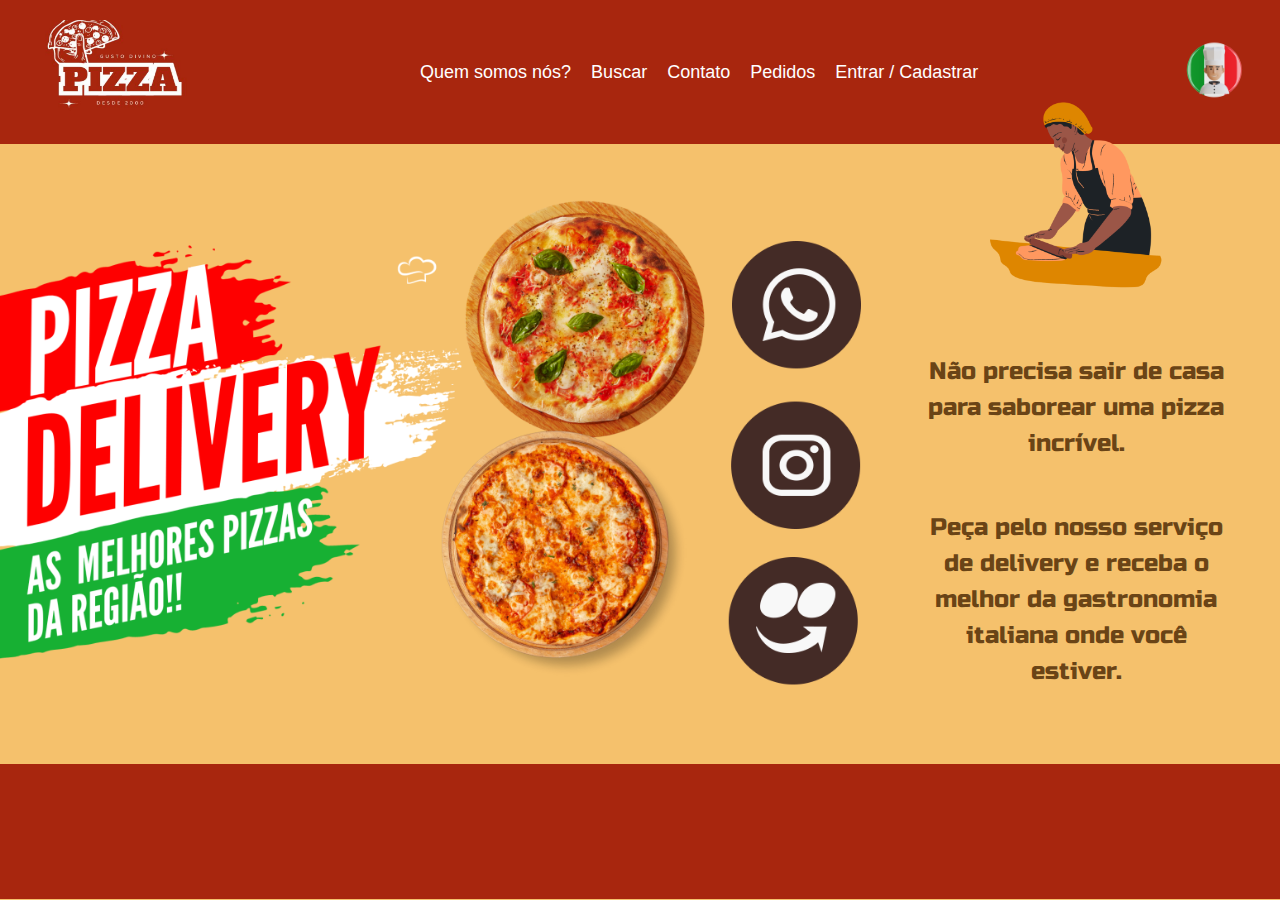
<file: index.html>
<!DOCTYPE html>
<html lang="pt-br">
<head>
    <meta charset="UTF-8">
    <meta name="viewport" content="width=device-width, initial-scale=1.0">
    <title>Pizza Delivery</title>
    <link rel="stylesheet" href="styles.css">
    <link rel="preconnect" href="https://fonts.googleapis.com">
    <link rel="preconnect" href="https://fonts.gstatic.com" crossorigin>
    <link href="https://fonts.googleapis.com/css2?family=Kaisei+Decol:wght@400;500;700&family=Kaisei+Tokumin:wght@400;500;700;800&family=Russo+One&display=swap" rel="stylesheet">
</head>
<body>
    <header class="pizza-header">
        <div class="logo">
            <img src="logo.png" width="200px" alt="Logo Pizza">
        </div>
        <nav class="pizza-nav">
            <ul>
                <li><a href="sobre.html">Quem somos nós?</a></li>
                <li><a href="busca.html">Buscar</a></li>
                <li><a href="contato.html">Contato</a></li>
                <li><a href="pedido.html">Pedidos</a></li>
                <li><a href="login.html">Entrar / Cadastrar</a></li>
            </ul>
        </nav>
        <div class="chef-icon">
            <img src="chef-icon.png" alt="Chef">
        </div>
    </header>

    <section class="pizza-main">
        <div class="delivery-info">
           <img src="fundo_pag1.png" width="100%" alt="">
        </div>
        <div class="promo-text">
            <div class="pizza-chef">
                <img src="cozinheira.png" style="margin-top: -20vh;" width="60%" alt="Pizza Chef">
            </div>

            <p>Não precisa sair de casa para saborear uma pizza incrível.</p>
            <p>Peça pelo nosso serviço de delivery e receba o melhor da gastronomia italiana onde você estiver.</p>
        </div>
        
    </section>

    <footer>

    </footer>
</body>
</html>
</file>
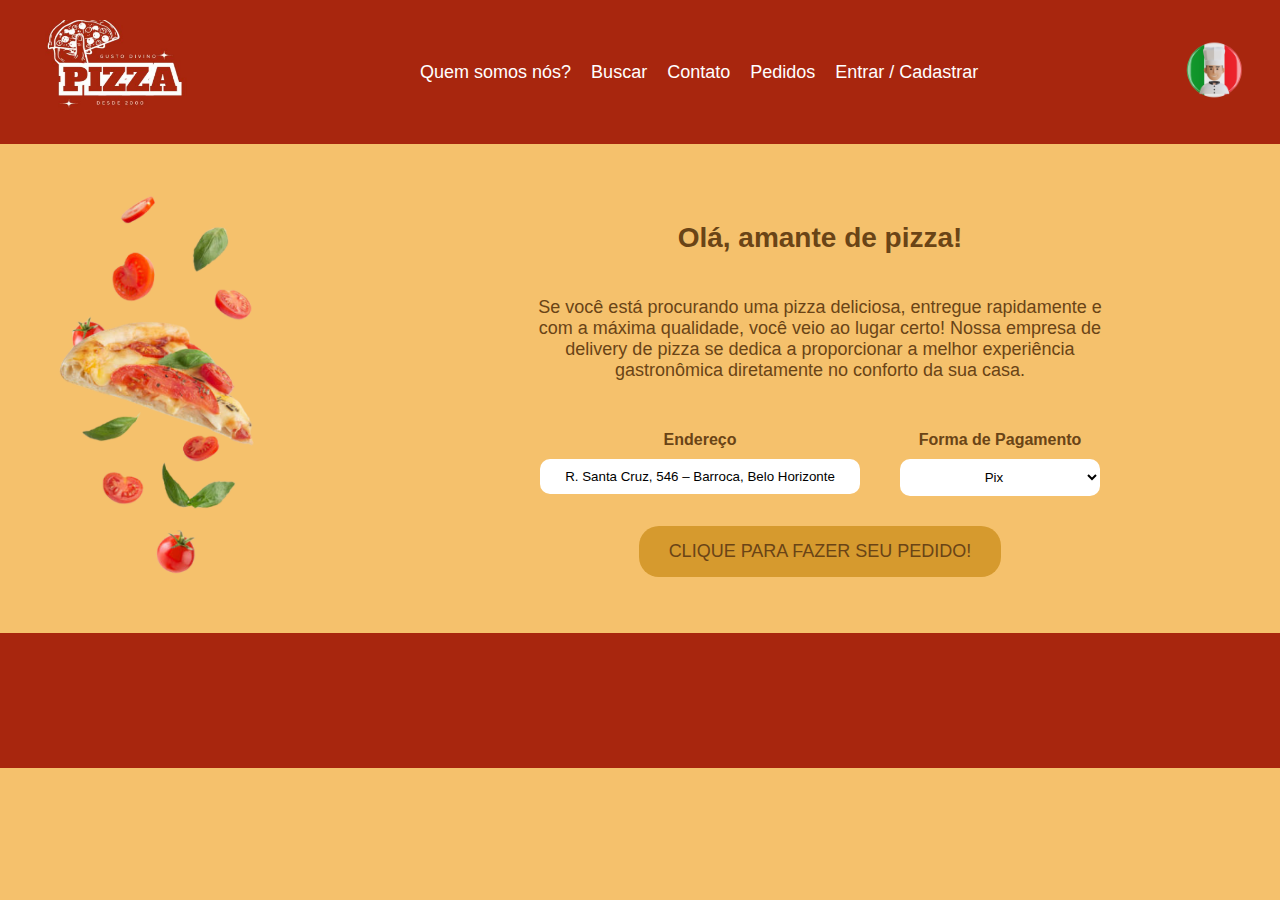
<file: busca.html>
<!DOCTYPE html>
<html lang="pt-br">
<head>
    <meta charset="UTF-8">
    <meta name="viewport" content="width=device-width, initial-scale=1.0">
    <title>Pizza Delivery</title>
    <link rel="stylesheet" href="styles.css">
    <link rel="preconnect" href="https://fonts.googleapis.com">
    <link rel="preconnect" href="https://fonts.gstatic.com" crossorigin>
    <link href="https://fonts.googleapis.com/css2?family=Kaisei+Decol:wght@400;500;700&family=Kaisei+Tokumin:wght@400;500;700;800&family=Russo+One&display=swap" rel="stylesheet">
</head>
<body>
    <header class="pizza-header">
        <div class="logo">
            <img src="logo.png" width="200px" alt="Logo Pizza">
        </div>
        <nav class="pizza-nav">
            <ul>
                <li><a href="sobre.html">Quem somos nós?</a></li>
                <li><a href="busca.html">Buscar</a></li>
                <li><a href="contato.html">Contato</a></li>
                <li><a href="pedido.html">Pedidos</a></li>
                <li><a href="login.html">Entrar / Cadastrar</a></li>
            </ul>
        </nav>
        <div class="chef-icon">
            <img src="chef-icon.png" alt="Chef">
        </div>
    </header>

    <section class="order-section">
        <div id="img-order" style="width: 20%;">
            <img src="fatia.png" width="100%" alt="">

        </div>
        <div id="texto-order" style="width: 70%;">
        <div class="order-intro" style="display: flex; justify-content: center; align-items: center; flex-direction: column;">
            <h2>Olá, amante de pizza!</h2>
            <p style="width: 70%;">Se você está procurando uma pizza deliciosa, entregue rapidamente e com a máxima qualidade, você veio ao lugar certo! Nossa empresa de delivery de pizza se dedica a proporcionar a melhor experiência gastronômica diretamente no conforto da sua casa.</p>
        </div>
        <div class="order-form">
            <div class="order-address">
                <label for="endereco">Endereço</label>
                <input type="text" id="endereco" value="R. Santa Cruz, 546 – Barroca, Belo Horizonte" readonly>
            </div>
            <div class="order-payment">
                <label for="pagamento">Forma de Pagamento</label>
                <select id="pagamento">
                    <option value="pix">Pix</option>
                    <option value="cartao">Cartão</option>
                    <option value="dinheiro">Dinheiro</option>
                </select>
            </div>
        </div>
        <div class="order-button">
            <button>CLIQUE PARA FAZER SEU PEDIDO!</button>
        </div>
    </div>
    </section>
    <footer>

    </footer>
</body>
</html>
</file>
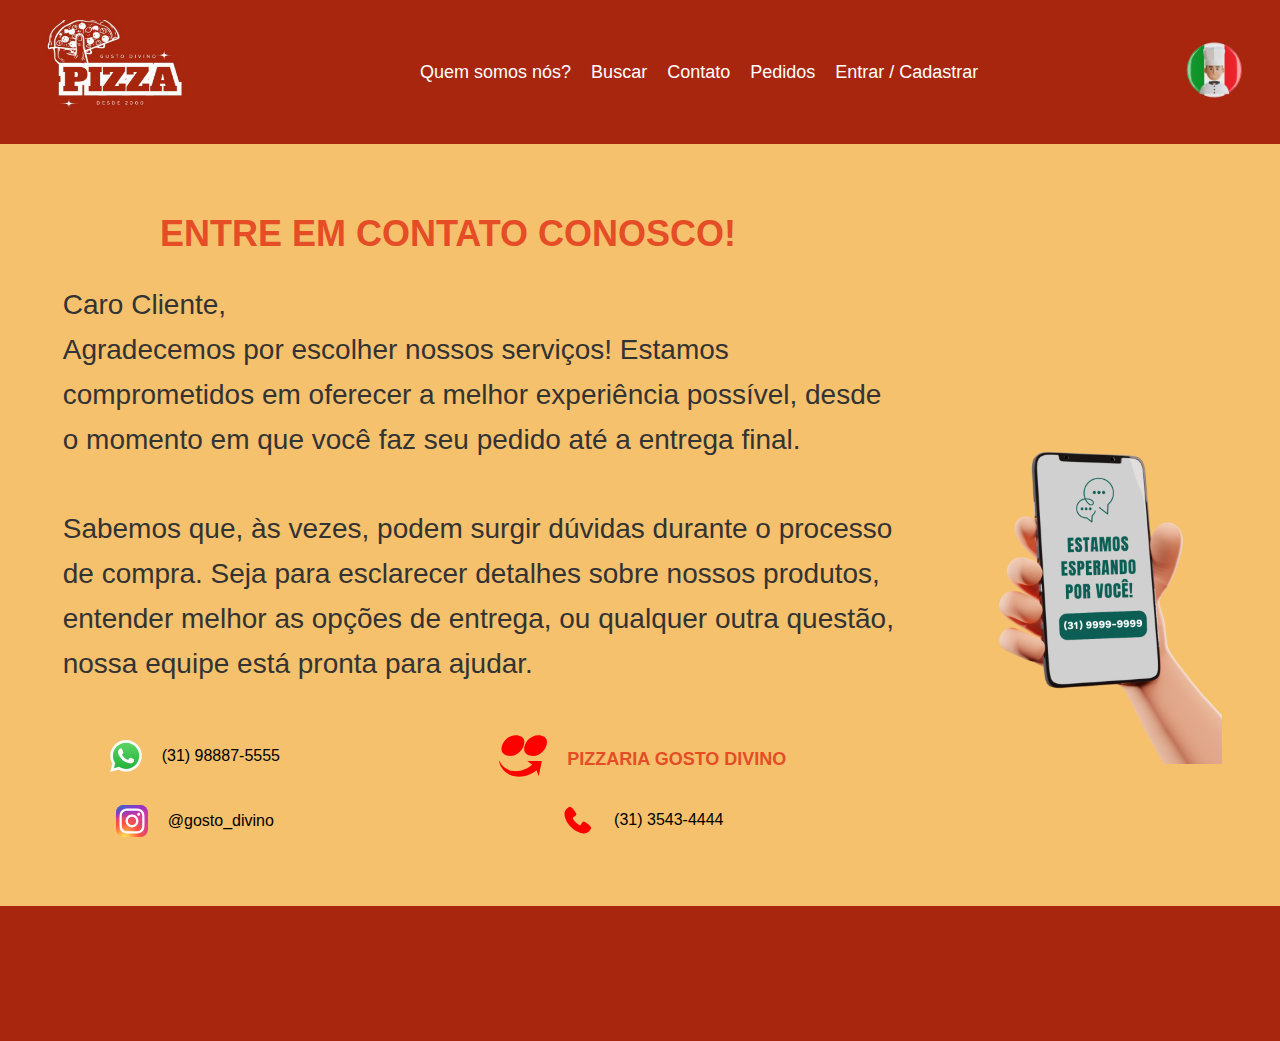
<file: contato.html>
<!DOCTYPE html>
<html lang="pt-br">

<head>
    <meta charset="UTF-8">
    <meta name="viewport" content="width=device-width, initial-scale=1.0">
    <title>Pizza Delivery</title>
    <link rel="stylesheet" href="styles.css">
    <link rel="preconnect" href="https://fonts.googleapis.com">
    <link rel="preconnect" href="https://fonts.gstatic.com" crossorigin>
    <link
        href="https://fonts.googleapis.com/css2?family=Kaisei+Decol:wght@400;500;700&family=Kaisei+Tokumin:wght@400;500;700;800&family=Russo+One&display=swap"
        rel="stylesheet">
</head>

<body>
    <header class="pizza-header">
        <div class="logo">
            <img src="logo.png" width="200px" alt="Logo Pizza">
        </div>
        <nav class="pizza-nav">
            <ul>
                <li><a href="sobre.html">Quem somos nós?</a></li>
                <li><a href="busca.html">Buscar</a></li>
                <li><a href="contato.html">Contato</a></li>
                <li><a href="pedido.html">Pedidos</a></li>
                <li><a href="login.html">Entrar / Cadastrar</a></li>
            </ul>
        </nav>
        <div class="chef-icon">
            <img src="chef-icon.png" alt="Chef">
        </div>
    </header>

    <div class="contato-container">
        <div id="textos-contato" style="width: 70%;">
            <h1 class="contato-titulo">ENTRE EM CONTATO CONOSCO!</h1>
            <p class="contato-mensagem">
                Caro Cliente,<br>
                Agradecemos por escolher nossos serviços! Estamos comprometidos em oferecer a melhor experiência
                possível, desde o momento em que você faz seu pedido até a entrega final.
            </p>
            <p class="contato-detalhes">
                Sabemos que, às vezes, podem surgir dúvidas durante o processo de compra. Seja para esclarecer detalhes
                sobre nossos produtos, entender melhor as opções de entrega, ou qualquer outra questão, nossa equipe
                está pronta para ajudar.
            </p>

            <div class="contato-info">
                <div class="contato-coluna">
                    <div class="contato-whatsapp">
                        <svg xmlns="http://www.w3.org/2000/svg" style="margin-right: 20px;" width="2em" height="2em" viewBox="0 0 256 258"><defs><linearGradient id="logosWhatsappIcon0" x1="50%" x2="50%" y1="100%" y2="0%"><stop offset="0%" stop-color="#1faf38"/><stop offset="100%" stop-color="#60d669"/></linearGradient><linearGradient id="logosWhatsappIcon1" x1="50%" x2="50%" y1="100%" y2="0%"><stop offset="0%" stop-color="#f9f9f9"/><stop offset="100%" stop-color="#fff"/></linearGradient></defs><path fill="url(#logosWhatsappIcon0)" d="M5.463 127.456c-.006 21.677 5.658 42.843 16.428 61.499L4.433 252.697l65.232-17.104a123 123 0 0 0 58.8 14.97h.054c67.815 0 123.018-55.183 123.047-123.01c.013-32.867-12.775-63.773-36.009-87.025c-23.23-23.25-54.125-36.061-87.043-36.076c-67.823 0-123.022 55.18-123.05 123.004"/><path fill="url(#logosWhatsappIcon1)" d="M1.07 127.416c-.007 22.457 5.86 44.38 17.014 63.704L0 257.147l67.571-17.717c18.618 10.151 39.58 15.503 60.91 15.511h.055c70.248 0 127.434-57.168 127.464-127.423c.012-34.048-13.236-66.065-37.3-90.15C194.633 13.286 162.633.014 128.536 0C58.276 0 1.099 57.16 1.071 127.416m40.24 60.376l-2.523-4.005c-10.606-16.864-16.204-36.352-16.196-56.363C22.614 69.029 70.138 21.52 128.576 21.52c28.3.012 54.896 11.044 74.9 31.06c20.003 20.018 31.01 46.628 31.003 74.93c-.026 58.395-47.551 105.91-105.943 105.91h-.042c-19.013-.01-37.66-5.116-53.922-14.765l-3.87-2.295l-40.098 10.513z"/><path fill="#fff" d="M96.678 74.148c-2.386-5.303-4.897-5.41-7.166-5.503c-1.858-.08-3.982-.074-6.104-.074c-2.124 0-5.575.799-8.492 3.984c-2.92 3.188-11.148 10.892-11.148 26.561s11.413 30.813 13.004 32.94c1.593 2.123 22.033 35.307 54.405 48.073c26.904 10.609 32.379 8.499 38.218 7.967c5.84-.53 18.844-7.702 21.497-15.139c2.655-7.436 2.655-13.81 1.859-15.142c-.796-1.327-2.92-2.124-6.105-3.716s-18.844-9.298-21.763-10.361c-2.92-1.062-5.043-1.592-7.167 1.597c-2.124 3.184-8.223 10.356-10.082 12.48c-1.857 2.129-3.716 2.394-6.9.801c-3.187-1.598-13.444-4.957-25.613-15.806c-9.468-8.442-15.86-18.867-17.718-22.056c-1.858-3.184-.199-4.91 1.398-6.497c1.431-1.427 3.186-3.719 4.78-5.578c1.588-1.86 2.118-3.187 3.18-5.311c1.063-2.126.531-3.986-.264-5.579c-.798-1.593-6.987-17.343-9.819-23.64"/></svg>
                        <p>(31) 98887-5555</p>
                    </div>
                    <div class="contato-instagram">
                        <svg xmlns="http://www.w3.org/2000/svg" style="margin-right: 20px;" width="2em" height="2em" viewBox="0 0 256 256"><g fill="none"><rect width="256" height="256" fill="url(#skillIconsInstagram0)" rx="60"/><rect width="256" height="256" fill="url(#skillIconsInstagram1)" rx="60"/><path fill="#fff" d="M128.009 28c-27.158 0-30.567.119-41.233.604c-10.646.488-17.913 2.173-24.271 4.646c-6.578 2.554-12.157 5.971-17.715 11.531c-5.563 5.559-8.98 11.138-11.542 17.713c-2.48 6.36-4.167 13.63-4.646 24.271c-.477 10.667-.602 14.077-.602 41.236s.12 30.557.604 41.223c.49 10.646 2.175 17.913 4.646 24.271c2.556 6.578 5.973 12.157 11.533 17.715c5.557 5.563 11.136 8.988 17.709 11.542c6.363 2.473 13.631 4.158 24.275 4.646c10.667.485 14.073.604 41.23.604c27.161 0 30.559-.119 41.225-.604c10.646-.488 17.921-2.173 24.284-4.646c6.575-2.554 12.146-5.979 17.702-11.542c5.563-5.558 8.979-11.137 11.542-17.712c2.458-6.361 4.146-13.63 4.646-24.272c.479-10.666.604-14.066.604-41.225s-.125-30.567-.604-41.234c-.5-10.646-2.188-17.912-4.646-24.27c-2.563-6.578-5.979-12.157-11.542-17.716c-5.562-5.562-11.125-8.979-17.708-11.53c-6.375-2.474-13.646-4.16-24.292-4.647c-10.667-.485-14.063-.604-41.23-.604zm-8.971 18.021c2.663-.004 5.634 0 8.971 0c26.701 0 29.865.096 40.409.575c9.75.446 15.042 2.075 18.567 3.444c4.667 1.812 7.994 3.979 11.492 7.48c3.5 3.5 5.666 6.833 7.483 11.5c1.369 3.52 3 8.812 3.444 18.562c.479 10.542.583 13.708.583 40.396s-.104 29.855-.583 40.396c-.446 9.75-2.075 15.042-3.444 18.563c-1.812 4.667-3.983 7.99-7.483 11.488c-3.5 3.5-6.823 5.666-11.492 7.479c-3.521 1.375-8.817 3-18.567 3.446c-10.542.479-13.708.583-40.409.583c-26.702 0-29.867-.104-40.408-.583c-9.75-.45-15.042-2.079-18.57-3.448c-4.666-1.813-8-3.979-11.5-7.479s-5.666-6.825-7.483-11.494c-1.369-3.521-3-8.813-3.444-18.563c-.479-10.542-.575-13.708-.575-40.413s.096-29.854.575-40.396c.446-9.75 2.075-15.042 3.444-18.567c1.813-4.667 3.983-8 7.484-11.5s6.833-5.667 11.5-7.483c3.525-1.375 8.819-3 18.569-3.448c9.225-.417 12.8-.542 31.437-.563zm62.351 16.604c-6.625 0-12 5.37-12 11.996c0 6.625 5.375 12 12 12s12-5.375 12-12s-5.375-12-12-12zm-53.38 14.021c-28.36 0-51.354 22.994-51.354 51.355s22.994 51.344 51.354 51.344c28.361 0 51.347-22.983 51.347-51.344c0-28.36-22.988-51.355-51.349-51.355zm0 18.021c18.409 0 33.334 14.923 33.334 33.334c0 18.409-14.925 33.334-33.334 33.334s-33.333-14.925-33.333-33.334c0-18.411 14.923-33.334 33.333-33.334"/><defs><radialGradient id="skillIconsInstagram0" cx="0" cy="0" r="1" gradientTransform="matrix(0 -253.715 235.975 0 68 275.717)" gradientUnits="userSpaceOnUse"><stop stop-color="#fd5"/><stop offset=".1" stop-color="#fd5"/><stop offset=".5" stop-color="#ff543e"/><stop offset="1" stop-color="#c837ab"/></radialGradient><radialGradient id="skillIconsInstagram1" cx="0" cy="0" r="1" gradientTransform="matrix(22.25952 111.2061 -458.39518 91.75449 -42.881 18.441)" gradientUnits="userSpaceOnUse"><stop stop-color="#3771c8"/><stop offset=".128" stop-color="#3771c8"/><stop offset="1" stop-color="#60f" stop-opacity="0"/></radialGradient></defs></g></svg>
                        <p>@gosto_divino</p>
                    </div>
                </div>
                <div class="contato-coluna">
                    <div class="contato-telefone">
                        <svg xmlns="http://www.w3.org/2000/svg" style="margin-right: 20px;" width="3em" height="3em" viewBox="0 0 24 24"><path fill="#ff0000" d="M8.428 1.67c-4.65 0-7.184 4.149-7.184 6.998c0 2.294 2.2 3.299 4.25 3.299l-.006-.006c4.244 0 7.184-3.854 7.184-6.998c0-2.29-2.175-3.293-4.244-3.293m11.328 0c-4.65 0-7.184 4.149-7.184 6.998c0 2.294 2.2 3.299 4.25 3.299l-.006-.006C21.061 11.96 24 8.107 24 4.963c0-2.29-2.18-3.293-4.244-3.293m-5.584 12.85l2.435 1.834c-2.17 2.07-6.124 3.525-9.353 3.17A8.91 8.91 0 0 1 .23 14.541H0a9.6 9.6 0 0 0 8.828 7.758c3.814.24 7.323-.905 9.947-3.13l-.004.007l1.08 2.988l1.555-7.623l-7.234-.02Z"/></svg>
                        <p class="pizzaria-nome">PIZZARIA GOSTO DIVINO</p>
                    </div>
                    <div class="contato-telefone">
                        <svg xmlns="http://www.w3.org/2000/svg" style="margin-right: 20px;" width="2em" height="2em" viewBox="0 0 24 24"><g fill="none" fill-rule="evenodd"><path d="M24 0v24H0V0zM12.593 23.258l-.011.002l-.071.035l-.02.004l-.014-.004l-.071-.035q-.016-.005-.024.005l-.004.01l-.017.428l.005.02l.01.013l.104.074l.015.004l.012-.004l.104-.074l.012-.016l.004-.017l-.017-.427q-.004-.016-.017-.018m.265-.113l-.013.002l-.185.093l-.01.01l-.003.011l.018.43l.005.012l.008.007l.201.093q.019.005.029-.008l.004-.014l-.034-.614q-.005-.019-.02-.022m-.715.002a.02.02 0 0 0-.027.006l-.006.014l-.034.614q.001.018.017.024l.015-.002l.201-.093l.01-.008l.004-.011l.017-.43l-.003-.012l-.01-.01z"/><path fill="#ff0000" d="M16.552 22.133c-1.44-.053-5.521-.617-9.795-4.89c-4.273-4.274-4.836-8.354-4.89-9.795c-.08-2.196 1.602-4.329 3.545-5.162a1.47 1.47 0 0 1 1.445.159c1.6 1.166 2.704 2.93 3.652 4.317a1.504 1.504 0 0 1-.256 1.986l-1.951 1.449a.48.48 0 0 0-.142.616c.442.803 1.228 1.999 2.128 2.899s2.153 1.738 3.012 2.23a.483.483 0 0 0 .644-.162l1.27-1.933a1.503 1.503 0 0 1 2.056-.332c1.407.974 3.049 2.059 4.251 3.598a1.47 1.47 0 0 1 .189 1.485c-.837 1.953-2.955 3.616-5.158 3.535"/></g></svg>
                        <p>(31) 3543-4444</p>
                    </div>
                </div>
            </div>
        </div>
        <div id="img-contato" style="width: 30%;">
            <img src="telefone.png" width="70%" alt="">
        </div>
    </div>

    <footer>

    </footer>
</body>

</html>
</file>
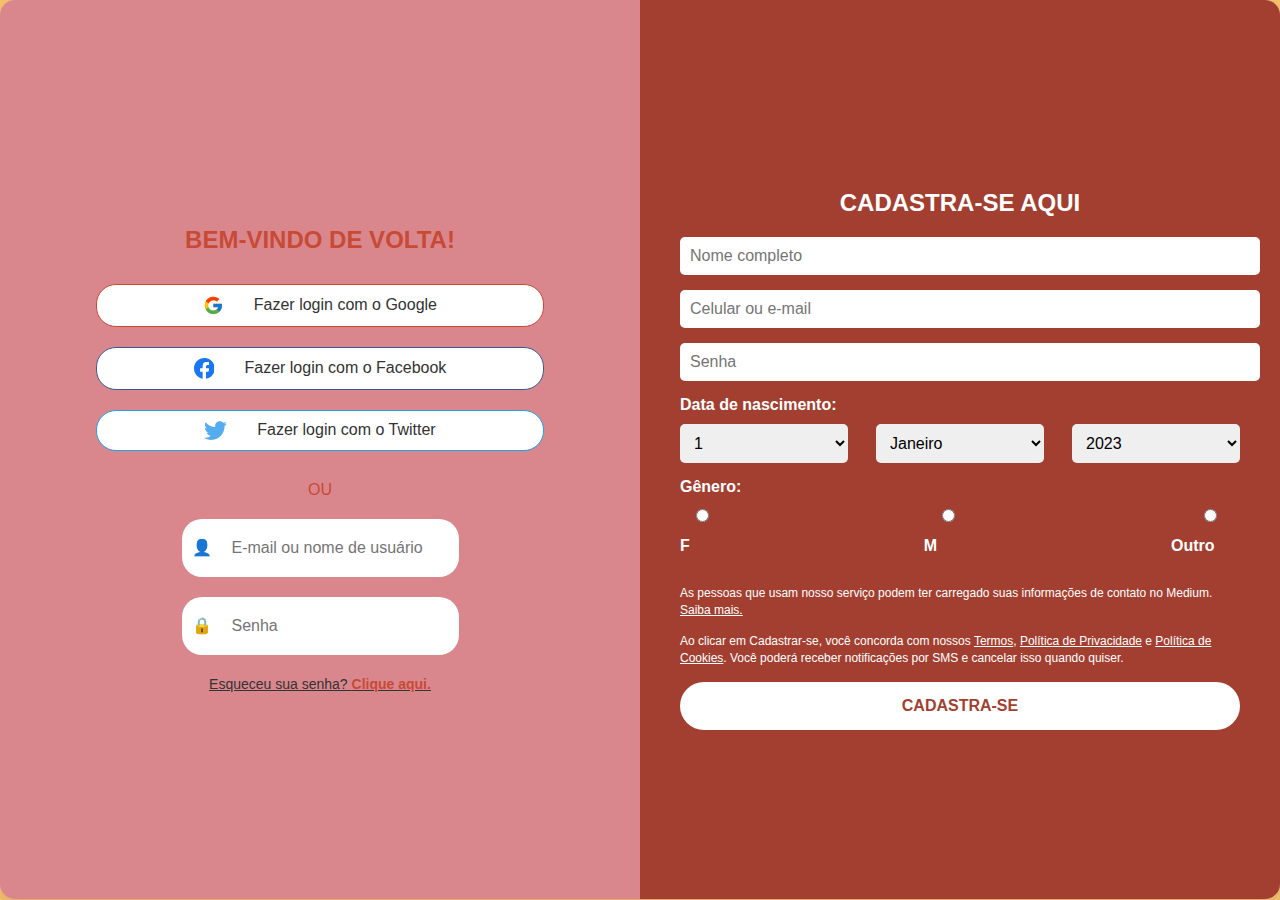
<file: login.html>
<!DOCTYPE html>
<html lang="pt-BR">

<head>
    <meta charset="UTF-8">
    <meta name="viewport" content="width=device-width, initial-scale=1.0">
    <title>Login e Cadastro</title>
    <link rel="stylesheet" href="styles.css">
</head>

<body>
    <div class="login-cadastro-container">
        <div class="login-secao">
            <h2 class="login-titulo">BEM-VINDO DE VOLTA!</h2>
            <button class="login-btn google"><svg xmlns="http://www.w3.org/2000/svg" style="margin-right: 30px;" width="1.3em" height="1.3em" viewBox="0 0 48 48"><path fill="#ffc107" d="M43.611 20.083H42V20H24v8h11.303c-1.649 4.657-6.08 8-11.303 8c-6.627 0-12-5.373-12-12s5.373-12 12-12c3.059 0 5.842 1.154 7.961 3.039l5.657-5.657C34.046 6.053 29.268 4 24 4C12.955 4 4 12.955 4 24s8.955 20 20 20s20-8.955 20-20c0-1.341-.138-2.65-.389-3.917"/><path fill="#ff3d00" d="m6.306 14.691l6.571 4.819C14.655 15.108 18.961 12 24 12c3.059 0 5.842 1.154 7.961 3.039l5.657-5.657C34.046 6.053 29.268 4 24 4C16.318 4 9.656 8.337 6.306 14.691"/><path fill="#4caf50" d="M24 44c5.166 0 9.86-1.977 13.409-5.192l-6.19-5.238A11.9 11.9 0 0 1 24 36c-5.202 0-9.619-3.317-11.283-7.946l-6.522 5.025C9.505 39.556 16.227 44 24 44"/><path fill="#1976d2" d="M43.611 20.083H42V20H24v8h11.303a12.04 12.04 0 0 1-4.087 5.571l.003-.002l6.19 5.238C36.971 39.205 44 34 44 24c0-1.341-.138-2.65-.389-3.917"/></svg> Fazer login com o Google</button>
            <button class="login-btn facebook"><svg xmlns="http://www.w3.org/2000/svg" style="margin-right: 30px;" width="1.3em" height="1.3em" viewBox="0 0 256 256"><path fill="#1877f2" d="M256 128C256 57.308 198.692 0 128 0S0 57.308 0 128c0 63.888 46.808 116.843 108 126.445V165H75.5v-37H108V99.8c0-32.08 19.11-49.8 48.348-49.8C170.352 50 185 52.5 185 52.5V84h-16.14C152.959 84 148 93.867 148 103.99V128h35.5l-5.675 37H148v89.445c61.192-9.602 108-62.556 108-126.445"/><path fill="#fff" d="m177.825 165l5.675-37H148v-24.01C148 93.866 152.959 84 168.86 84H185V52.5S170.352 50 156.347 50C127.11 50 108 67.72 108 99.8V128H75.5v37H108v89.445A129 129 0 0 0 128 256a129 129 0 0 0 20-1.555V165z"/></svg> Fazer login com o Facebook</button>
            <button class="login-btn twitter"><svg xmlns="http://www.w3.org/2000/svg" style="margin-right: 30px;" width="1.43em" height="1.2em" viewBox="0 0 256 209"><path fill="#55acee" d="M256 25.45a105 105 0 0 1-30.166 8.27c10.845-6.5 19.172-16.793 23.093-29.057a105.2 105.2 0 0 1-33.351 12.745C205.995 7.201 192.346.822 177.239.822c-29.006 0-52.523 23.516-52.523 52.52c0 4.117.465 8.125 1.36 11.97c-43.65-2.191-82.35-23.1-108.255-54.876c-4.52 7.757-7.11 16.78-7.11 26.404c0 18.222 9.273 34.297 23.365 43.716a52.3 52.3 0 0 1-23.79-6.57q-.004.33-.003.661c0 25.447 18.104 46.675 42.13 51.5a52.6 52.6 0 0 1-23.718.9c6.683 20.866 26.08 36.05 49.062 36.475c-17.975 14.086-40.622 22.483-65.228 22.483c-4.24 0-8.42-.249-12.529-.734c23.243 14.902 50.85 23.597 80.51 23.597c96.607 0 149.434-80.031 149.434-149.435q0-3.417-.152-6.795A106.8 106.8 0 0 0 256 25.45"/></svg> Fazer login com o Twitter</button>
            <div class="divider">
                <hr class="linha"><span>OU</span>
                <hr class="linha">
            </div>
            <form class="login-form">
                <div class="input-group">
                    <span class="icon">&#128100;</span>
                    <input type="text" placeholder="E-mail ou nome de usuário">
                </div>
                <div class="input-group">
                    <span class="icon">&#128274;</span>
                    <input type="password" placeholder="Senha">
                </div>
                <a href="#" class="esqueci-senha">Esqueceu sua senha? <span>Clique aqui.</span></a>
            </form>
        </div>

        <div class="cadastro-secao">
            <h2 class="cadastro-titulo">CADASTRA-SE AQUI</h2>
            <form class="cadastro-form">
                <input type="text" placeholder="Nome completo">
                <input type="text" placeholder="Celular ou e-mail">
                <input type="password" placeholder="Senha">
                <label>Data de nascimento:</label>
                <div class="data-nascimento">
                    <select>
                        <option>1</option>
                        <option>2</option>
                        <option>3</option>
                        <option>4</option>
                        <option>5</option>
                        <option>6</option>
                        <option>7</option>
                        <option>8</option>
                        <option>9</option>
                        <option>10</option>
                        <option>11</option>
                        <option>12</option>
                        <option>13</option>
                        <option>14</option>
                        <option>15</option>
                        <option>16</option>
                        <option>17</option>
                        <option>18</option>
                        <option>19</option>
                        <option>20</option>
                        <option>21</option>
                        <option>22</option>
                        <option>23</option>
                        <option>24</option>
                        <option>25</option>
                        <option>26</option>
                        <option>27</option>
                        <option>28</option>
                        <option>29</option>
                        <option>30</option>
                        <option>31</option>
                    </select>
                    <select>
                        <option>Janeiro</option>
                        <option>Fevereiro</option>
                        <option>Março</option>
                        <option>Abril</option>
                        <option>Maio</option>
                        <option>Junho</option>
                        <option>Julho</option>
                        <option>Agosto</option>
                        <option>Setembro</option>
                        <option>Outubro</option>
                        <option>Novembro</option>
                        <option>Dezembro</option>
                    </select>
                    <select>
                        <option>2023</option>
                        <option>2022</option>
                        <option>2021</option>
                        <option>2020</option>
                        <option>2019</option>
                        <option>2018</option>
                        <option>2017</option>
                        <option>2016</option>
                        <option>2015</option>
                        <option>2014</option>
                        <option>2013</option>
                        <option>2012</option>
                        <option>2011</option>
                        <option>2010</option>
                        <option>2009</option>
                        <option>2008</option>
                        <option>2007</option>
                        <option>2006</option>
                        <option>2005</option>
                        <option>2004</option>
                        <option>2003</option>
                        <option>2002</option>
                        <option>2001</option>
                        <option>2000</option>
                        <option>1999</option>
                        <option>1998</option>
                        <option>1997</option>
                        <option>1996</option>
                        <option>1995</option>
                        <option>1994</option>
                    </select>
                </div>
                <label>Gênero:</label>
                <div class="genero">
                    <label><input type="radio" name="genero"> F</label>
                    <label><input type="radio" name="genero"> M</label>
                    <label><input type="radio" name="genero"> Outro</label>
                </div>
                <p class="info-politica">
                    As pessoas que usam nosso serviço podem ter carregado suas informações de contato no Medium. <a
                        href="#">Saiba mais.</a>
                </p>
                <p class="termos">
                    Ao clicar em Cadastrar-se, você concorda com nossos <a href="#">Termos</a>, <a href="#">Política de
                        Privacidade</a> e <a href="#">Política de Cookies</a>. Você poderá receber notificações por SMS
                    e cancelar isso quando quiser.
                </p>
                <button type="submit" class="cadastro-btn">CADASTRA-SE</button>
            </form>
        </div>
    </div>
</body>

</html>
</file>
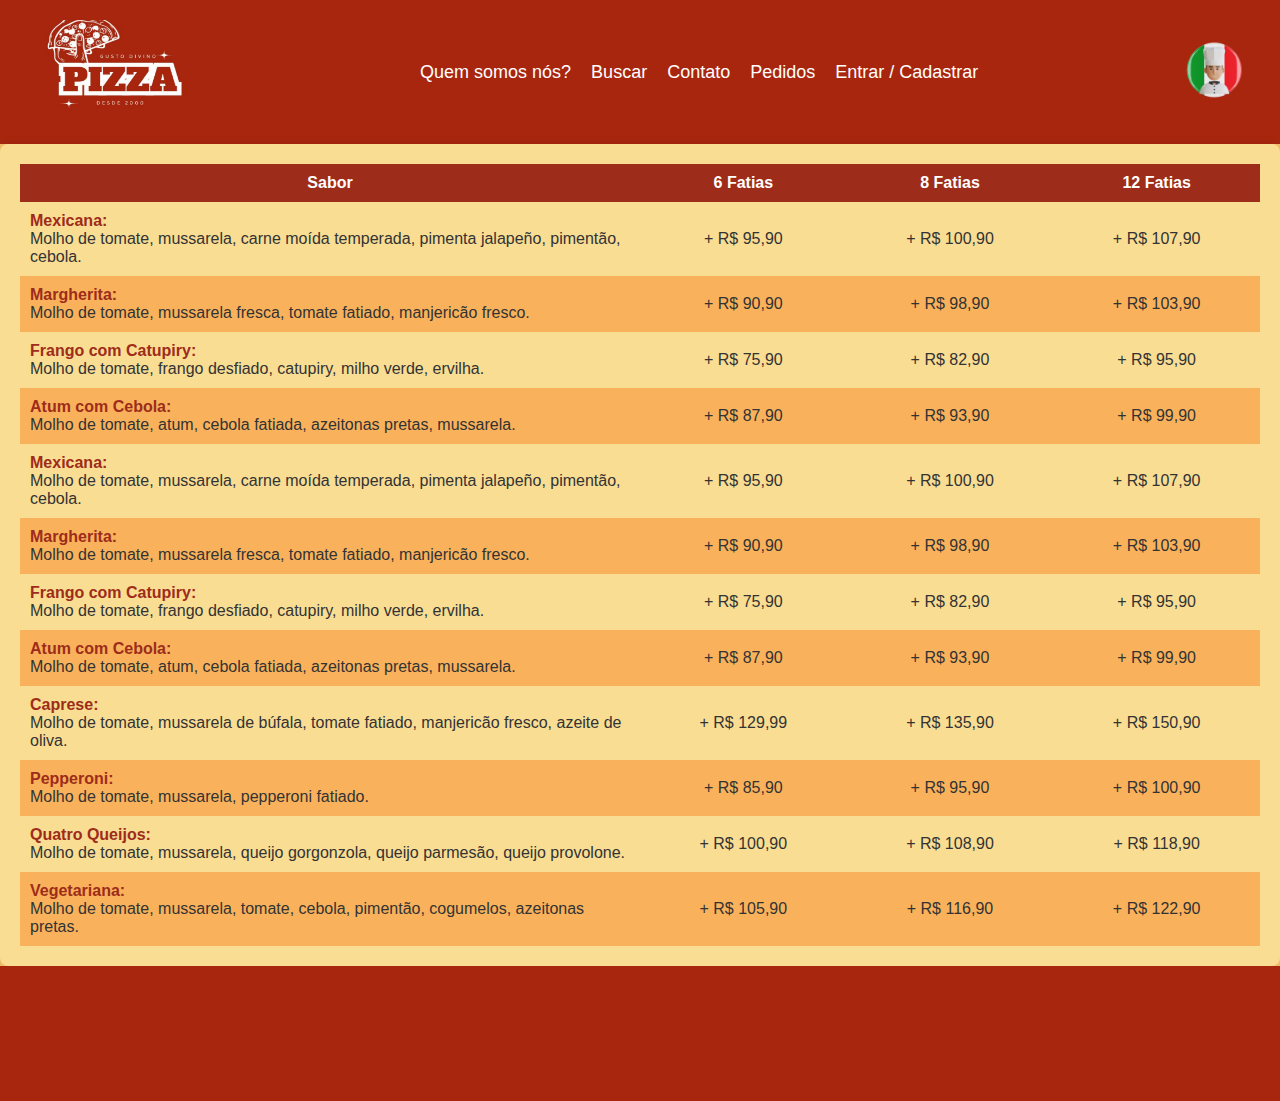
<file: pedido.html>
<!DOCTYPE html>
<html lang="pt-br">
<head>
    <meta charset="UTF-8">
    <meta name="viewport" content="width=device-width, initial-scale=1.0">
    <title>Pizza Delivery</title>
    <link rel="stylesheet" href="styles.css">
    <link rel="preconnect" href="https://fonts.googleapis.com">
    <link rel="preconnect" href="https://fonts.gstatic.com" crossorigin>
    <link href="https://fonts.googleapis.com/css2?family=Kaisei+Decol:wght@400;500;700&family=Kaisei+Tokumin:wght@400;500;700;800&family=Russo+One&display=swap" rel="stylesheet">
</head>
<body>
    <header class="pizza-header">
        <div class="logo">
            <img src="logo.png" width="200px" alt="Logo Pizza">
        </div>
        <nav class="pizza-nav">
            <ul>
                <li><a href="sobre.html">Quem somos nós?</a></li>
                <li><a href="busca.html">Buscar</a></li>
                <li><a href="contato.html">Contato</a></li>
                <li><a href="pedido.html">Pedidos</a></li>
                <li><a href="login.html">Entrar / Cadastrar</a></li>
            </ul>
        </nav>
        <div class="chef-icon">
            <img src="chef-icon.png" alt="Chef">
        </div>
    </header>

    <div class="menu-container">
        <table>
            <thead>
                <tr>
                    <th>Sabor</th>
                    <th>6 Fatias</th>
                    <th>8 Fatias</th>
                    <th>12 Fatias</th>
                </tr>
            </thead>
            <tbody>
                <tr>
                    <td>
                        <strong>Mexicana:</strong><br>
                        Molho de tomate, mussarela, carne moída temperada, pimenta jalapeño, pimentão, cebola.
                    </td>
                    <td>+ R$ 95,90</td>
                    <td>+ R$ 100,90</td>
                    <td>+ R$ 107,90</td>
                </tr>
                <tr>
                    <td>
                        <strong>Margherita:</strong><br>
                        Molho de tomate, mussarela fresca, tomate fatiado, manjericão fresco.
                    </td>
                    <td>+ R$ 90,90</td>
                    <td>+ R$ 98,90</td>
                    <td>+ R$ 103,90</td>
                </tr>
                <tr>
                    <td>
                        <strong>Frango com Catupiry:</strong><br>
                        Molho de tomate, frango desfiado, catupiry, milho verde, ervilha.
                    </td>
                    <td>+ R$ 75,90</td>
                    <td>+ R$ 82,90</td>
                    <td>+ R$ 95,90</td>
                </tr>
                <tr>
                    <td>
                        <strong>Atum com Cebola:</strong><br>
                        Molho de tomate, atum, cebola fatiada, azeitonas pretas, mussarela.
                    </td>
                    <td>+ R$ 87,90</td>
                    <td>+ R$ 93,90</td>
                    <td>+ R$ 99,90</td>
                </tr>
                <tr>
                    <td>
                        <strong>Mexicana:</strong><br>
                        Molho de tomate, mussarela, carne moída temperada, pimenta jalapeño, pimentão, cebola.
                    </td>
                    <td>+ R$ 95,90</td>
                    <td>+ R$ 100,90</td>
                    <td>+ R$ 107,90</td>
                </tr>
                <tr>
                    <td>
                        <strong>Margherita:</strong><br>
                        Molho de tomate, mussarela fresca, tomate fatiado, manjericão fresco.
                    </td>
                    <td>+ R$ 90,90</td>
                    <td>+ R$ 98,90</td>
                    <td>+ R$ 103,90</td>
                </tr>
                <tr>
                    <td>
                        <strong>Frango com Catupiry:</strong><br>
                        Molho de tomate, frango desfiado, catupiry, milho verde, ervilha.
                    </td>
                    <td>+ R$ 75,90</td>
                    <td>+ R$ 82,90</td>
                    <td>+ R$ 95,90</td>
                </tr>
                <tr>
                    <td>
                        <strong>Atum com Cebola:</strong><br>
                        Molho de tomate, atum, cebola fatiada, azeitonas pretas, mussarela.
                    </td>
                    <td>+ R$ 87,90</td>
                    <td>+ R$ 93,90</td>
                    <td>+ R$ 99,90</td>
                </tr>
                <tr>
                    <td>
                        <strong>Caprese:</strong><br>
                        Molho de tomate, mussarela de búfala, tomate fatiado, manjericão fresco, azeite de oliva.
                    </td>
                    <td>+ R$ 129,99</td>
                    <td>+ R$ 135,90</td>
                    <td>+ R$ 150,90</td>
                </tr>
                <tr>
                    <td>
                        <strong>Pepperoni:</strong><br>
                        Molho de tomate, mussarela, pepperoni fatiado.
                    </td>
                    <td>+ R$ 85,90</td>
                    <td>+ R$ 95,90</td>
                    <td>+ R$ 100,90</td>
                </tr>
                <tr>
                    <td>
                        <strong>Quatro Queijos:</strong><br>
                        Molho de tomate, mussarela, queijo gorgonzola, queijo parmesão, queijo provolone.
                    </td>
                    <td>+ R$ 100,90</td>
                    <td>+ R$ 108,90</td>
                    <td>+ R$ 118,90</td>
                </tr>
                <tr>
                    <td>
                        <strong>Vegetariana:</strong><br>
                        Molho de tomate, mussarela, tomate, cebola, pimentão, cogumelos, azeitonas pretas.
                    </td>
                    <td>+ R$ 105,90</td>
                    <td>+ R$ 116,90</td>
                    <td>+ R$ 122,90</td>
                </tr>
            </tbody>
        </table>
    </div>

    <footer>

    </footer>
</body>
</html>
</file>
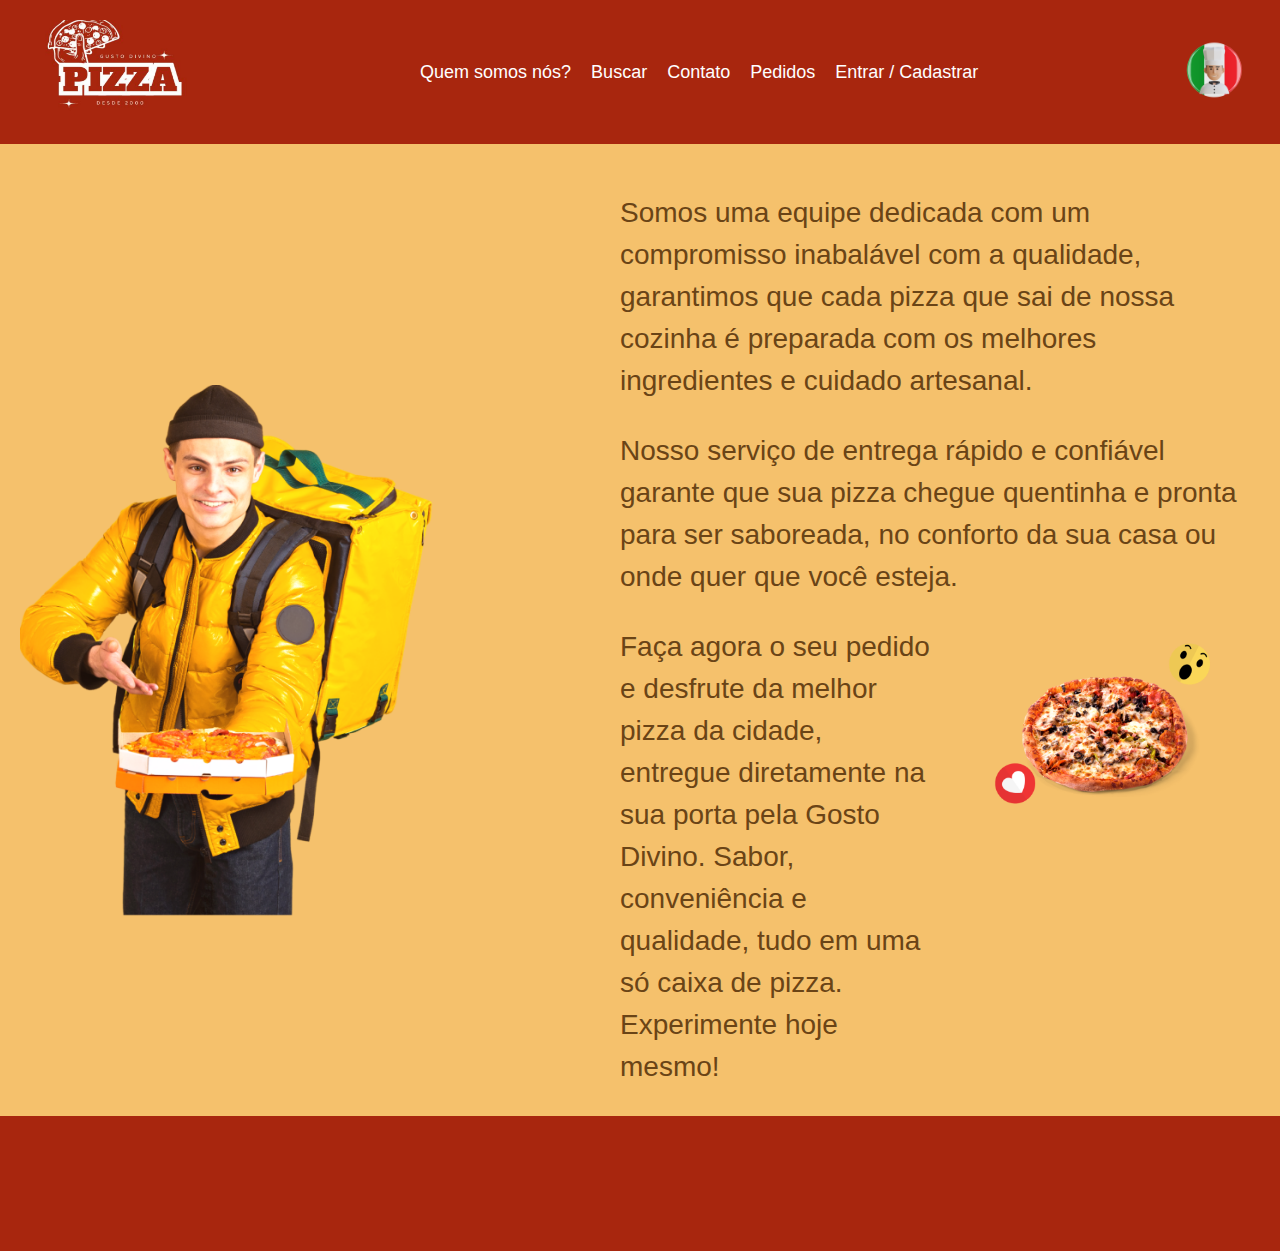
<file: sobre.html>
<!DOCTYPE html>
<html lang="pt-br">
<head>
    <meta charset="UTF-8">
    <meta name="viewport" content="width=device-width, initial-scale=1.0">
    <title>Pizza Delivery</title>
    <link rel="stylesheet" href="styles.css">
    <link rel="preconnect" href="https://fonts.googleapis.com">
    <link rel="preconnect" href="https://fonts.gstatic.com" crossorigin>
    <link href="https://fonts.googleapis.com/css2?family=Kaisei+Decol:wght@400;500;700&family=Kaisei+Tokumin:wght@400;500;700;800&family=Russo+One&display=swap" rel="stylesheet">
</head>
<body>
    <header class="pizza-header">
        <div class="logo">
            <img src="logo.png" width="200px" alt="Logo Pizza">
        </div>
        <nav class="pizza-nav">
            <ul>
                <li><a href="sobre.html">Quem somos nós?</a></li>
                <li><a href="busca.html">Buscar</a></li>
                <li><a href="contato.html">Contato</a></li>
                <li><a href="pedido.html">Pedidos</a></li>
                <li><a href="login.html">Entrar / Cadastrar</a></li>
            </ul>
        </nav>
        <div class="chef-icon">
            <img src="chef-icon.png" alt="Chef">
        </div>
    </header>

    <section class="delivery-section">
        <div class="delivery-man">
            <img src="delivery-man.png" width="70%" alt="Entregador">
        </div>
        <div class="delivery-text">
            <p>Somos uma equipe dedicada com um compromisso inabalável com a qualidade, garantimos que cada pizza que sai de nossa cozinha é preparada com os melhores ingredientes e cuidado artesanal.</p>
            <p>Nosso serviço de entrega rápido e confiável garante que sua pizza chegue quentinha e pronta para ser saboreada, no conforto da sua casa ou onde quer que você esteja.</p>
            <p style="width: 50%;">Faça agora o seu pedido e desfrute da melhor pizza da cidade, entregue diretamente na sua porta pela Gosto Divino. Sabor, conveniência e qualidade, tudo em uma só caixa de pizza. Experimente hoje mesmo!</p>
        </div>
        <div class="pizza-icons">
            <img src="pizza.png" width="18%" id="pizza-img" alt="Smiley Icon">
        </div>
    </section>

    <footer>

    </footer>
</body>
</html>
</file>
<file: styles.css>
body {
    margin: 0;
    font-family: Arial, sans-serif;
    background-color: #F5C16C;
}

.pizza-header {
    background-color: #a8260e;
    color: white;
    padding: 20px;

    display: flex;
    justify-content: space-between;
    align-items: center;
}

.pizza-header .logo img {
    height: 100px;
}

.pizza-nav ul {
    list-style: none;
    padding: 0;
    display: flex;
    gap: 20px;
}

.pizza-nav ul li {
    display: inline;
}

.pizza-nav ul li a {
    color: white;
    text-decoration: none;
    font-size: 18px;
}

.pizza-nav ul li a:hover {
    text-decoration: underline;
}

.chef-icon img {
    height: 60px;
}

.pizza-main {
    display: flex;
    justify-content: space-between;
    align-items: center;
    padding: 50px 50px 50px 0;
}

.delivery-info {
    width: 70%;
}




.promo-text {
    width: 25%;
    display: flex;
    justify-content: center;
    align-items: center;
    flex-direction: column;
    color: #6A4416;
    font-size: 24px;
    line-height: 1.5;
    font-family: "Russo One", sans-serif;
  font-weight: 400;
  font-style: normal;
  text-align: center;
}


footer{
    background-color: #a8260e;
    height: 15vh;
    width: 100%;
}

.delivery-section {
    display: flex;
    align-items: center;
    padding: 20px 20px 0 20px;
    background-color: #F5C16C;
}
.delivery-man{
    width: 50%;
    margin-bottom: -7vh;
}

.delivery-text {
    max-width: 50%;
    color: #6A4416;
    font-size: 28px;
    line-height: 1.5;
}

.pizza-icons {
    display: flex;
    flex-direction: column;
    gap: 10px;
    margin-left: 20px;
}



#pizza-img{
    position: absolute;
    bottom: 7vh;
    right: 5%;
}

.order-section {
    text-align: center;
    padding: 40px;
    background-color: #F5C16C;
    display: flex;
    justify-content: space-between;
    align-items: center;
    
}

.order-intro h2 {
    color: #6A4416;
    font-size: 28px;
}

.order-intro p {
    color: #6A4416;
    font-size: 18px;
    margin: 20px 0;
}

.order-form {
    display: flex;
    justify-content: center;
    gap: 40px;
    margin: 30px 0;
}

.order-form div {
    display: flex;
    flex-direction: column;
    align-items: center;
}

.order-form label {
    color: #6A4416;
    font-weight: bold;
    margin-bottom: 10px;
}

#endereco {
    background-color: #FFF;
    border: none;
    padding: 10px;
    width: 300px;
    text-align: center;
    border-radius: 10px;
}

#pagamento {
    background-color: #FFF;
    border: none;
    padding: 10px;
    width: 200px;
    text-align: center;
    border-radius: 10px;
}

.order-button {
    margin-top: 20px;
}

.order-button button {
    background-color: #D69A2E;
    color: #6A4416;
    border: none;
    padding: 15px 30px;
    font-size: 18px;
    cursor: pointer;
    border-radius: 20px;
}

.order-button button:hover {
    background-color: #6A4416;
    color: #FFF;
}
.menu-container {
    background-color: #F9DD93;
    padding: 20px;
    border-radius: 8px;
    box-shadow: 0 0 10px rgba(0, 0, 0, 0.1);
}

table {
    width: 100%;
    border-collapse: collapse;
}

thead th {
    background-color: #9E2C1A;
    color: white;
    padding: 10px;
}

tbody tr:nth-child(even) {
    background-color: #F9B25B;
}

td {
    padding: 10px;
    color: #333;
    text-align: center;
}

td strong {
    color: #9E2C1A;
}

td:nth-child(1) {
    text-align: left;
    width: 50%;
}


.contato-container {
    width: 100%;
    display: flex;
    justify-content: space-between;
    align-items: center;
    padding: 0;
    text-align: center;
    padding: 5vh 0;
    border-radius: 15px;

}

.contato-titulo {
    font-size: 36px;
    font-weight: bold;
    color: #e54d26;
    margin-bottom: 20px;
}

.contato-mensagem, .contato-detalhes {
    font-size: 28px;
    color: #333;
    margin-bottom: 5vh;
    line-height: 1.6;
    text-align: left;
    margin-left: 7%;

}

.contato-info {
    display: flex;
    justify-content: space-around;
    margin-top: 20px;
}

.contato-coluna {
    display: flex;
    flex-direction: column;
    align-items: center;
}

.contato-whatsapp, .contato-instagram, .contato-telefone {
    display: flex;
    align-items: center;
    margin-bottom: 15px;
}

.icone {
    width: 30px;
    height: 30px;
    margin-right: 10px;
}

.pizzaria-nome {
    font-size: 18px;
    font-weight: bold;
    color: #e54d26;
    margin-bottom: 10px;
}

.smartphone-img {
    width: 100px;
    height: auto;
}

.smartphone-texto {
    font-size: 16px;
    font-weight: bold;
    color: #2f9266;
    margin-top: 10px;
}

.smartphone-numero {
    font-size: 14px;
    color: #333;
    margin-top: 5px;
}

.login-cadastro-container {
    display: flex;
    background-color: #f0b6aa;
    border-radius: 15px;
    box-shadow: 0 4px 10px rgba(0, 0, 0, 0.1);
    overflow: hidden;
}

.login-secao, .cadastro-secao {
    padding: 40px;
    height: 91vh;
    display: flex;
    justify-content: center;
    align-items: center;
    flex-direction: column;
}

.login-secao {
    background-color: #d9878d;
    width: 50%;
    text-align: center;
}

.login-titulo {
    font-size: 24px;
    font-weight: bold;
    color: #c84a35;
    margin-bottom: 20px;
}

.login-btn {
    display: flex;
    justify-content: center;
    align-items: center;
    width: 80%;
    margin: 10px auto;
    padding: 10px;
    font-size: 16px;
    color: #333;
    background-color: #fff;
    border: 1px solid #c84a35;
    border-radius: 20px;
    cursor: pointer;
}

.google { border-color: #c84a35; }
.facebook { border-color: #3b5998; }
.twitter { border-color: #1da1f2; }

.divider {
    display: flex;
    align-items: center;
    justify-content: center;
    margin: 20px 0;
}

.divider hr {
    flex: 1;
    border: none;
    border-top: 1px solid #c84a35;
    margin: 0 10px;
}

.divider span {
    color: #c84a35;
}

.login-form .input-group {
    display: flex;
    align-items: center;
    margin-bottom: 20px;
    padding: 10px;
    background-color: #fff;
    border-radius: 20px;
}

.input-group input {
    border: none;
    outline: none;
    flex: 1;
    padding: 10px;
    font-size: 16px;
}

.icon {
    margin-right: 10px;
    color: #c84a35;
}

.esqueci-senha {
    font-size: 14px;
    color: #333;
}

.esqueci-senha span {
    color: #c84a35;
    font-weight: bold;
}

.cadastro-secao {
    background-color: #a23f31;
    color: #fff;
    width: 50%;
}

.cadastro-titulo {
    font-size: 24px;
    font-weight: bold;
    margin-bottom: 20px;
}

.cadastro-form input, .cadastro-form select {
    width: 100%;
    padding: 10px;
    margin-bottom: 15px;
    border-radius: 5px;
    border: none;
    font-size: 16px;
}

.cadastro-form label {
    font-weight: bold;
    margin-bottom: 10px;
    display: block;
}

.data-nascimento {
    display: flex;
    justify-content: space-between;
}

.data-nascimento select {
    width: 30%;
}

.genero {
    display: flex;
    justify-content: space-between;
    margin-bottom: 20px;
}

.genero label {
    font-size: 16px;
}

.info-politica, .termos {
    font-size: 12px;
    margin-bottom: 15px;
    line-height: 1.4;
}

.info-politica a, .termos a {
    color: #fff;
    text-decoration: underline;
}

.cadastro-btn {
    width: 100%;
    padding: 15px;
    font-size: 16px;
    color: #a23f31;
    background-color: #fff;
    border-radius: 30px;
    font-weight: bold;
    cursor: pointer;
    border: none;
}
</file>
